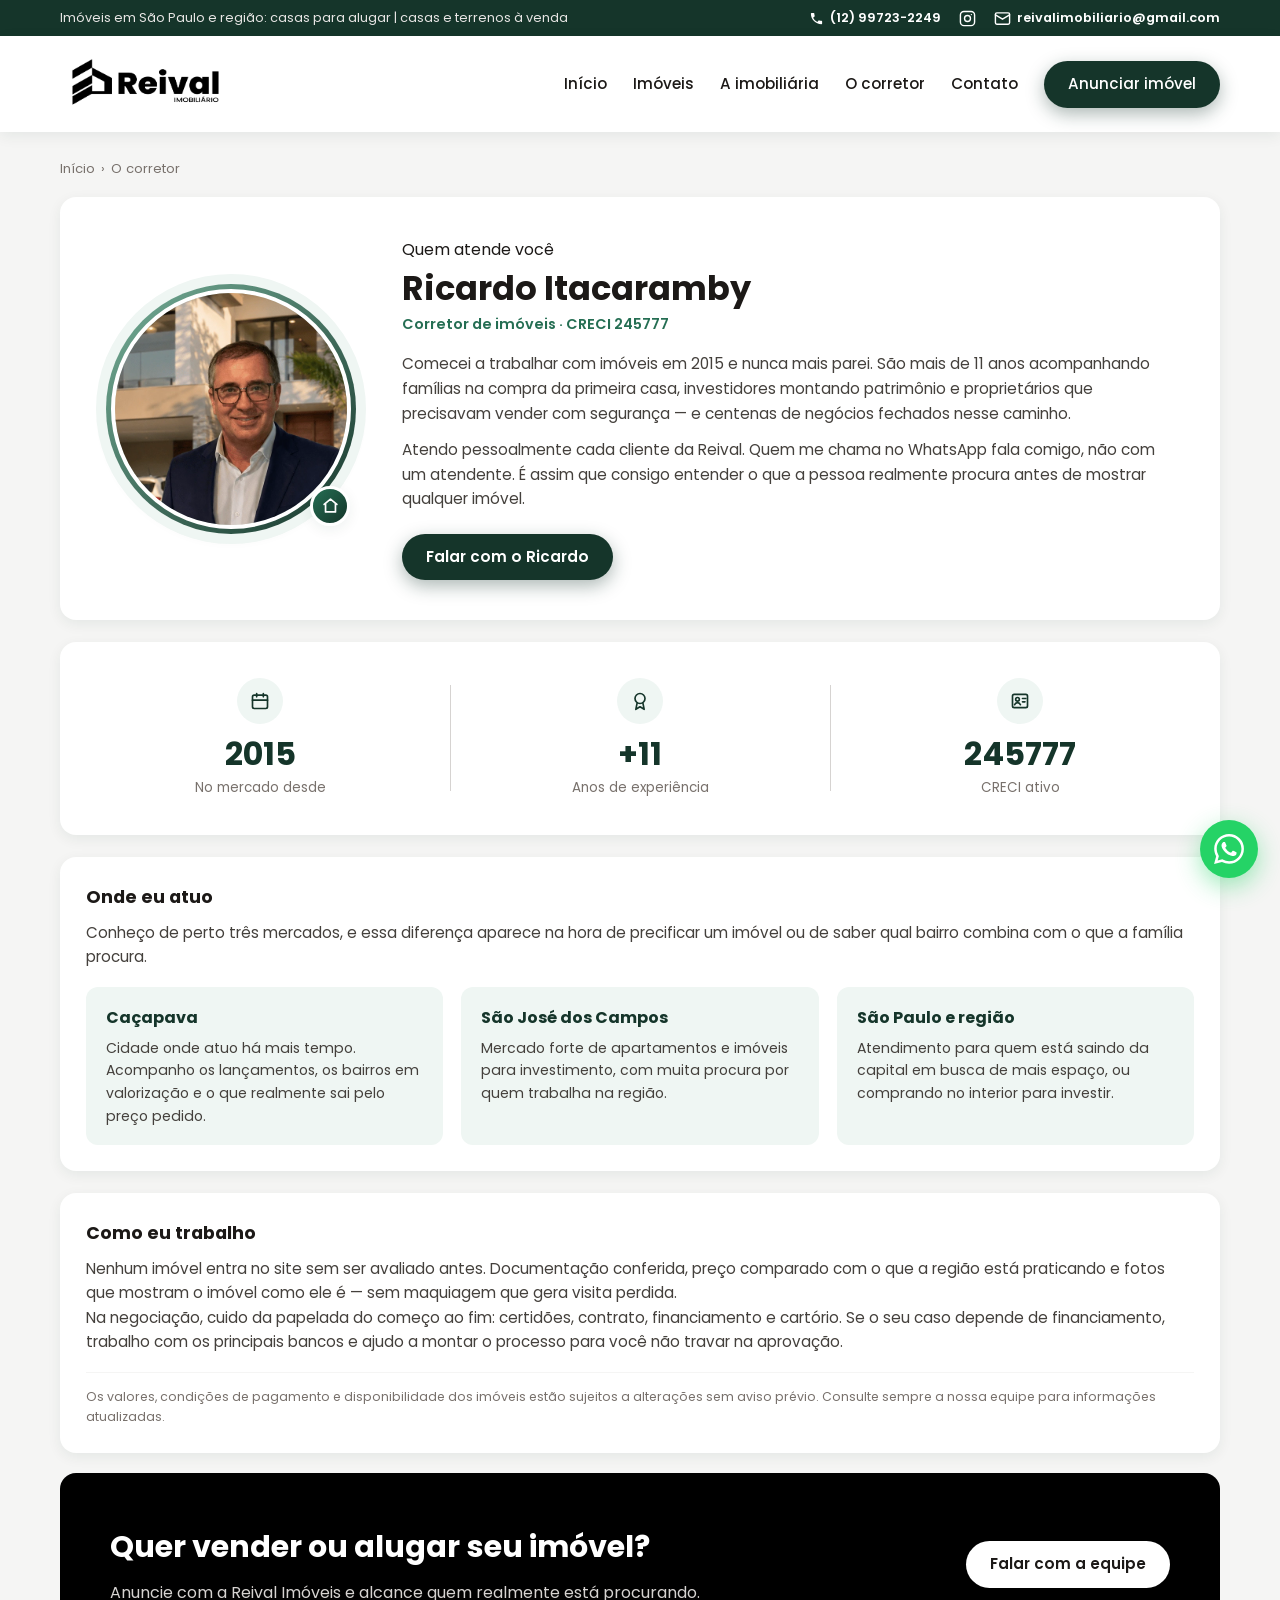
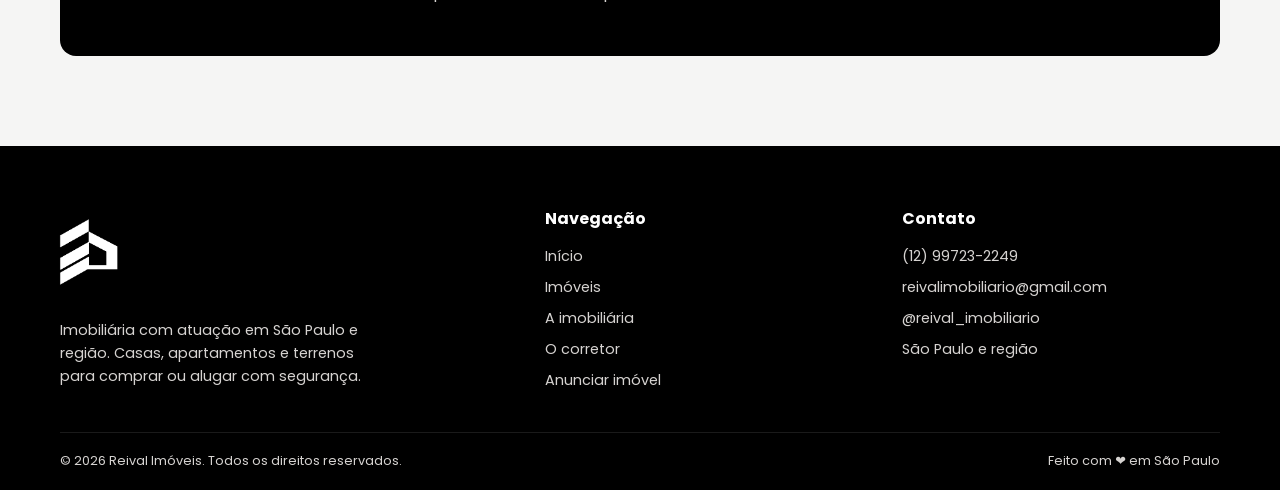
<file: corretor.html>
<!DOCTYPE html>
<html lang="pt-BR">
<head>
  <meta charset="UTF-8">
  <meta name="viewport" content="width=device-width, initial-scale=1.0">
  <title>Sobre Ricardo Itacaramby, corretor CRECI 245777 | Reival Imóveis</title>
  <meta name="description" content="Conheça Ricardo Itacaramby, corretor de imóveis desde 2015 e fundador da Reival Imóveis. CRECI 245777. Atuação em Caçapava, São José dos Campos e São Paulo.">
  <meta name="theme-color" content="#15352a">
  <link rel="canonical" href="https://www.reival.site/corretor">
  <meta property="og:type" content="profile">
  <meta property="og:site_name" content="Reival Imóveis">
  <meta property="og:locale" content="pt_BR">
  <meta property="og:title" content="Sobre Ricardo Itacaramby, corretor CRECI 245777 | Reival Imóveis">
  <meta property="og:description" content="Corretor de imóveis desde 2015, com mais de 11 anos de experiência e centenas de negócios realizados em São Paulo e região.">
  <meta property="og:url" content="https://www.reival.site/corretor">
  <meta property="og:image" content="https://www.reival.site/assets/dono.webp">
  <meta name="twitter:card" content="summary_large_image">
  <link rel="preconnect" href="https://fonts.googleapis.com">
  <link rel="preconnect" href="https://fonts.gstatic.com" crossorigin>
  <link href="https://fonts.googleapis.com/css2?family=Poppins:wght@400;500;600;700&display=swap" rel="stylesheet">
  <link rel="stylesheet" href="assets/css/style.css">
  <link rel="icon" type="image/png" href="assets/favicon.png">
  <link rel="apple-touch-icon" href="assets/favicon.png">
  <script type="application/ld+json">
  {
    "@context": "https://schema.org",
    "@type": "RealEstateAgent",
    "name": "Ricardo Itacaramby — Reival Imóveis",
    "url": "https://www.reival.site/corretor",
    "image": "https://www.reival.site/assets/dono.webp",
    "telephone": "+55 12 99723-2249",
    "areaServed": ["Caçapava", "São José dos Campos", "São Paulo"],
    "knowsAbout": ["Compra e venda de imóveis", "Locação", "Financiamento imobiliário"]
  }
  </script>
</head>
<body class="fundo-claro">

  <!-- Topbar -->
  <div class="topbar">
    <div class="container">
      <span>Imóveis em São Paulo e região: casas para alugar | casas e terrenos à venda</span>
      <div class="topbar-contatos">
        <a id="topbar-telefone" href="#"><svg width="15" height="15" viewBox="0 0 24 24" fill="currentColor" aria-hidden="true"><path d="M6.6 10.8c1.4 2.8 3.8 5.2 6.6 6.6l2.2-2.2c.3-.3.7-.4 1-.2 1.1.4 2.4.6 3.6.6.6 0 1 .5 1 1V20c0 .6-.4 1-1 1C10.6 21 3 13.4 3 4c0-.6.5-1 1-1h3.5c.6 0 1 .4 1 1 0 1.3.2 2.5.6 3.6.1.4 0 .7-.2 1l-2.3 2.2z"/></svg>WhatsApp</a>
        <a id="topbar-instagram" href="#" target="_blank" rel="noopener" aria-label="Instagram da Reival">
          <svg width="17" height="17" viewBox="0 0 24 24" fill="none" stroke="currentColor" stroke-width="2" stroke-linecap="round" stroke-linejoin="round"><rect x="2" y="2" width="20" height="20" rx="5"/><circle cx="12" cy="12" r="4.2"/><line x1="17.5" y1="6.5" x2="17.5" y2="6.5"/></svg>
        </a>
        <a id="topbar-email" href="#"><svg width="17" height="17" viewBox="0 0 24 24" fill="none" stroke="currentColor" stroke-width="2" stroke-linecap="round" stroke-linejoin="round" aria-hidden="true"><rect x="2" y="4" width="20" height="16" rx="2"/><path d="m2 7 10 6 10-6"/></svg>e-mail</a>
      </div>
    </div>
  </div>

  <!-- Header -->
  <header class="header">
    <div class="container">
      <a class="logo" href="index.html">
        <img src="assets/logo.png" alt="Reival Imobiliário" class="logo-img">
      </a>
      <button class="menu-toggle" id="menu-toggle" aria-label="Abrir menu">&#9776;</button>
      <nav class="nav" id="nav">
        <a href="index.html">Início</a>
        <a href="imoveis">Imóveis</a>
        <a href="index.html#sobre">A imobiliária</a>
        <a href="corretor">O corretor</a>
        <a href="index.html#contato">Contato</a>
        <a class="btn" id="nav-anunciar" href="#" target="_blank" rel="noopener">Anunciar imóvel</a>
      </nav>
    </div>
  </header>

  <main class="pagina-imovel">
    <div class="container">
      <nav class="breadcrumb">
        <a href="index.html">Início</a> › <span>O corretor</span>
      </nav>

      <!-- Apresentação -->
      <section class="sobre-topo">
        <div class="foto-dono">
          <span class="foto-dono-circulo">
            <img src="assets/dono.webp" alt="Ricardo Itacaramby, corretor de imóveis e fundador da Reival Imóveis">
          </span>
          <span class="foto-dono-badge">
            <svg width="17" height="17" viewBox="0 0 24 24" fill="none" stroke="currentColor" stroke-width="2.4" stroke-linecap="round" stroke-linejoin="round"><path d="M3 10.5 12 3l9 7.5"/><path d="M5 9.5V21h14V9.5"/></svg>
          </span>
        </div>
        <div class="sobre-texto">
          <span class="rotulo">Quem atende você</span>
          <h1>Ricardo Itacaramby</h1>
          <p class="sobre-creci">Corretor de imóveis &middot; CRECI 245777</p>
          <p>Comecei a trabalhar com imóveis em 2015 e nunca mais parei. São mais de 11 anos acompanhando famílias na compra da primeira casa, investidores montando patrimônio e proprietários que precisavam vender com segurança — e centenas de negócios fechados nesse caminho.</p>
          <p>Atendo pessoalmente cada cliente da Reival. Quem me chama no WhatsApp fala comigo, não com um atendente. É assim que consigo entender o que a pessoa realmente procura antes de mostrar qualquer imóvel.</p>
          <a class="btn" id="cta-ricardo" href="#" target="_blank" rel="noopener">Falar com o Ricardo</a>
        </div>
      </section>

      <!-- Números -->
      <section class="sobre-numeros">
        <div class="sobre-numero">
          <span class="sobre-numero-icone">
            <svg width="20" height="20" viewBox="0 0 24 24" fill="none" stroke="currentColor" stroke-width="2" stroke-linecap="round" stroke-linejoin="round"><rect x="3" y="5" width="18" height="16" rx="2"/><path d="M16 3v4M8 3v4M3 11h18"/></svg>
          </span>
          <strong>2015</strong>
          <span class="sobre-numero-rot">No mercado desde</span>
        </div>
        <div class="sobre-numero">
          <span class="sobre-numero-icone">
            <svg width="20" height="20" viewBox="0 0 24 24" fill="none" stroke="currentColor" stroke-width="2" stroke-linecap="round" stroke-linejoin="round"><circle cx="12" cy="9" r="6"/><path d="M8.5 14.5 7 22l5-3 5 3-1.5-7.5"/></svg>
          </span>
          <strong>+11</strong>
          <span class="sobre-numero-rot">Anos de experiência</span>
        </div>
        <div class="sobre-numero">
          <span class="sobre-numero-icone">
            <svg width="20" height="20" viewBox="0 0 24 24" fill="none" stroke="currentColor" stroke-width="2" stroke-linecap="round" stroke-linejoin="round"><rect x="3" y="4" width="18" height="16" rx="2"/><circle cx="9" cy="10" r="2.2"/><path d="M5.5 16.5c.6-1.8 2-2.6 3.5-2.6s2.9.8 3.5 2.6M15 9h4M15 13h3"/></svg>
          </span>
          <strong>245777</strong>
          <span class="sobre-numero-rot">CRECI ativo</span>
        </div>
      </section>

      <!-- Regiões -->
      <section class="bloco-descricao">
        <h2>Onde eu atuo</h2>
        <p>Conheço de perto três mercados, e essa diferença aparece na hora de precificar um imóvel ou de saber qual bairro combina com o que a família procura.</p>
        <div class="sobre-regioes">
          <div class="sobre-regiao">
            <h3>Caçapava</h3>
            <p>Cidade onde atuo há mais tempo. Acompanho os lançamentos, os bairros em valorização e o que realmente sai pelo preço pedido.</p>
          </div>
          <div class="sobre-regiao">
            <h3>São José dos Campos</h3>
            <p>Mercado forte de apartamentos e imóveis para investimento, com muita procura por quem trabalha na região.</p>
          </div>
          <div class="sobre-regiao">
            <h3>São Paulo e região</h3>
            <p>Atendimento para quem está saindo da capital em busca de mais espaço, ou comprando no interior para investir.</p>
          </div>
        </div>
      </section>

      <!-- Como trabalho -->
      <section class="bloco-descricao">
        <h2>Como eu trabalho</h2>
        <p>Nenhum imóvel entra no site sem ser avaliado antes. Documentação conferida, preço comparado com o que a região está praticando e fotos que mostram o imóvel como ele é — sem maquiagem que gera visita perdida.</p>
        <p>Na negociação, cuido da papelada do começo ao fim: certidões, contrato, financiamento e cartório. Se o seu caso depende de financiamento, trabalho com os principais bancos e ajudo a montar o processo para você não travar na aprovação.</p>
        <p class="aviso-legal">Os valores, condições de pagamento e disponibilidade dos imóveis estão sujeitos a alterações sem aviso prévio. Consulte sempre a nossa equipe para informações atualizadas.</p>
      </section>

      <!-- CTA -->
      <section class="secao" style="padding:20px 0 0;">
        <div class="cta-anuncie">
          <div>
            <h2>Quer vender ou alugar seu imóvel?</h2>
            <p>Anuncie com a Reival Imóveis e alcance quem realmente está procurando.</p>
          </div>
          <a class="btn" href="index.html#anunciar">Falar com a equipe</a>
        </div>
      </section>
    </div>
  </main>

  <!-- Rodapé -->
  <footer class="rodape" id="contato" style="margin-top:30px;">
    <div class="container">
      <div class="rodape-grid">
        <div>
          <a class="logo-rodape" href="index.html">
            <img src="assets/simbolo.png" alt="Reival Imobiliário">
          </a>
          <p class="sobre-rodape">Imobiliária com atuação em São Paulo e região. Casas, apartamentos e terrenos para comprar ou alugar com segurança.</p>
        </div>
        <div>
          <h4>Navegação</h4>
          <ul>
            <li><a href="index.html">Início</a></li>
            <li><a href="imoveis">Imóveis</a></li>
            <li><a href="index.html#sobre">A imobiliária</a></li>
            <li><a href="corretor">O corretor</a></li>
            <li><a href="index.html#anunciar">Anunciar imóvel</a></li>
          </ul>
        </div>
        <div>
          <h4>Contato</h4>
          <ul>
            <li id="rodape-telefone">—</li>
            <li id="rodape-email">—</li>
            <li id="rodape-instagram">—</li>
            <li id="rodape-cidade">São Paulo e região</li>
          </ul>
        </div>
      </div>
      <div class="rodape-base">
        <span>© <span id="ano"></span> Reival Imóveis. Todos os direitos reservados.</span>
        <span>Feito com &#10084;&#65039; em São Paulo</span>
      </div>
    </div>
  </footer>

  <!-- WhatsApp flutuante -->
  <a class="zap-flutuante" id="zap-flutuante" href="#" target="_blank" rel="noopener" aria-label="Falar no WhatsApp">
    <svg width="30" height="30" viewBox="0 0 24 24" fill="currentColor"><path d="M17.472 14.382c-.297-.149-1.758-.867-2.03-.967-.273-.099-.471-.148-.67.15-.197.297-.767.966-.94 1.164-.173.199-.347.223-.644.075-.297-.15-1.255-.463-2.39-1.475-.883-.788-1.48-1.761-1.653-2.059-.173-.297-.018-.458.13-.606.134-.133.297-.347.446-.52.149-.174.198-.298.297-.497.1-.198.05-.371-.025-.52-.074-.149-.669-1.612-.916-2.207-.242-.579-.487-.5-.669-.51-.173-.008-.371-.01-.57-.01-.198 0-.52.074-.792.372-.272.297-1.04 1.016-1.04 2.479 0 1.462 1.065 2.875 1.213 3.074.149.198 2.096 3.2 5.077 4.487.709.306 1.262.489 1.694.625.712.227 1.36.195 1.871.118.571-.085 1.758-.719 2.006-1.413.248-.694.248-1.289.173-1.413-.074-.124-.272-.198-.57-.347m-5.421 7.403h-.004a9.87 9.87 0 0 1-5.031-1.378l-.361-.214-3.741.982.998-3.648-.235-.374a9.86 9.86 0 0 1-1.511-5.26c.001-5.45 4.436-9.884 9.888-9.884 2.64 0 5.122 1.03 6.988 2.898a9.825 9.825 0 0 1 2.893 6.994c-.003 5.45-4.437 9.884-9.884 9.884m8.413-18.297A11.815 11.815 0 0 0 12.05 0C5.495 0 .16 5.335.157 11.892c0 2.096.547 4.142 1.588 5.945L.057 24l6.305-1.654a11.882 11.882 0 0 0 5.683 1.448h.005c6.554 0 11.89-5.335 11.893-11.893a11.821 11.821 0 0 0-3.48-8.413z"/></svg>
  </a>

  <script src="assets/js/config.js"></script>
  <script src="assets/js/corretor.js"></script>
</body>
</html>
</file>
<file: assets/css/style.css>
/* ============================================================
   CaçapavaImóveis — Folha de estilos principal
   Identidade visual centralizada nas variáveis abaixo:
   troque as cores aqui quando a marca for definida.
   ============================================================ */
:root {
  --verde-600: #15352a; /* base: botões, ícones, títulos de apoio */
  --verde-500: #256e53; /* médio: hover, gradientes, faixa de destaque */
  --verde-400: #76af98; /* claro: texto e detalhe sobre fundo escuro */
  --verde-100: #d8e8e2; /* tinta clara: fundos de placeholder */
  --verde-50: #eff6f3;  /* quase branco: selos e anéis */
  --escuro-900: #1c1917;
  --escuro-700: #44403c;
  --cinza-500: #78716c;
  --cinza-300: #d6d3d1;
  --cinza-100: #f5f5f4;
  --branco: #ffffff;
  --verde: #16a34a;
  --sombra: 0 10px 30px rgba(20, 53, 42, 0.10);
  --sombra-suave: 0 4px 14px rgba(20, 53, 42, 0.07);
  --raio: 16px;
  --fonte: 'Poppins', system-ui, -apple-system, 'Segoe UI', sans-serif;
}

* { margin: 0; padding: 0; box-sizing: border-box; }
html { scroll-behavior: smooth; }
body {
  font-family: var(--fonte);
  color: var(--escuro-900);
  background: var(--branco);
  line-height: 1.6;
  -webkit-font-smoothing: antialiased;
  /* Rede de segurança: se algum elemento estourar a largura, o celular
     encolhe a página inteira e o texto fica ilegível. "clip" corta sem
     criar área de rolagem, então o cabeçalho grudento continua funcionando. */
  overflow-x: clip;
}
img { max-width: 100%; display: block; }
a { color: inherit; text-decoration: none; }
button { font-family: inherit; cursor: pointer; }
input, select, textarea { font-family: inherit; font-size: 1rem; }

.container { max-width: 1200px; margin: 0 auto; padding: 0 20px; }

/* ---------- Topbar ---------- */
.topbar {
  background: var(--verde-600);
  color: #e7e5e4;
  font-size: 0.8rem;
  padding: 8px 0;
}
.topbar .container { display: flex; justify-content: space-between; align-items: center; gap: 12px; flex-wrap: wrap; }
.topbar-contatos { display: flex; align-items: center; gap: 18px; }
.topbar a { color: #fff; font-weight: 600; display: inline-flex; align-items: center; gap: 6px; transition: color .2s; }
.topbar a:hover { color: var(--verde-400); }
.topbar-contatos svg { display: block; flex-shrink: 0; }

/* ---------- Header / Nav ---------- */
.header {
  position: sticky;
  top: 0;
  z-index: 50;
  background: var(--branco);
  box-shadow: var(--sombra-suave);
}
.header .container {
  display: flex;
  align-items: center;
  justify-content: space-between;
  padding-top: 14px;
  padding-bottom: 14px;
  gap: 16px;
}
.logo { display: flex; align-items: center; gap: 10px; font-weight: 700; font-size: 1.3rem; }
.logo-img { height: 68px; width: auto; display: block; }
.logo .logo-icone {
  width: 42px; height: 42px;
  background: linear-gradient(135deg, var(--verde-500), var(--verde-600));
  border-radius: 12px;
  display: grid; place-items: center;
  color: #fff;
}
.logo .logo-texto span { color: var(--verde-600); }
.nav { display: flex; align-items: center; gap: 26px; }
.nav a { font-weight: 500; font-size: 0.95rem; transition: color .2s; }
.nav a:hover { color: var(--verde-600); }
.btn {
  display: inline-flex; align-items: center; justify-content: center; gap: 8px;
  background: var(--verde-600);
  color: #fff !important;
  font-weight: 600;
  border: none;
  border-radius: 999px;
  padding: 11px 24px;
  font-size: 0.95rem;
  transition: transform .15s, box-shadow .15s, background .2s;
  box-shadow: 0 6px 18px rgba(20, 53, 42, .35);
}
.btn:hover { background: var(--verde-500); transform: translateY(-2px); }
.btn-claro { background: #fff; color: var(--verde-600) !important; box-shadow: var(--sombra-suave); }
.btn-claro:hover { background: var(--verde-50); }
.btn-fantasma { background: transparent; color: var(--escuro-700) !important; box-shadow: none; border: 1.5px solid var(--cinza-300); }
.btn-fantasma:hover { background: var(--cinza-100); }
.menu-toggle { display: none; background: none; border: none; font-size: 1.6rem; color: var(--escuro-900); }

/* ---------- Hero ---------- */
.hero {
  position: relative;
  background:
    linear-gradient(100deg, rgba(20, 53, 42, .72) 0%, rgba(20, 53, 42, .46) 48%, rgba(20, 53, 42, .16) 100%),
    url('../banner.webp') center / cover no-repeat;
  color: #fff;
  min-height: 460px;
  display: flex;
  align-items: center;
  padding: 70px 0 120px;
  overflow: hidden;
}
.hero .container { width: 100%; position: relative; z-index: 1; }
.hero-conteudo { max-width: 640px; }
.hero .selo {
  display: inline-flex; align-items: center; gap: 8px;
  background: rgba(118, 175, 152, .15);
  border: 1px solid rgba(118, 175, 152, .5);
  color: var(--verde-400);
  font-size: .8rem; font-weight: 600;
  border-radius: 999px;
  padding: 6px 16px;
  margin-bottom: 20px;
}
.hero h1 { font-size: clamp(2rem, 4.5vw, 3rem); line-height: 1.15; font-weight: 700; }
.hero h1 span { color: var(--verde-400); }
.hero p.sub { margin-top: 14px; color: #e7e5e4; font-size: 1.1rem; max-width: 460px; }
/* Sustenta a leitura agora que a sobreposição deixa a foto aparecer mais. */
.hero h1, .hero p.sub { text-shadow: 0 2px 14px rgba(0, 0, 0, .5); }
.hero-acoes { display: flex; gap: 14px; margin-top: 32px; flex-wrap: wrap; }

/* ---------- Caixa de busca ---------- */
.busca {
  margin-top: -70px;
  position: relative;
  z-index: 5;
}
.busca-card {
  background: var(--branco);
  border-radius: var(--raio);
  box-shadow: var(--sombra);
  padding: 22px;
  display: grid;
  grid-template-columns: 1fr 1fr 1fr 1.3fr auto;
  gap: 14px;
  align-items: end;
}
.campo label { display: block; font-size: .78rem; font-weight: 600; color: var(--cinza-500); text-transform: uppercase; letter-spacing: .04em; margin-bottom: 6px; }
.campo select, .campo input {
  width: 100%;
  border: 1.5px solid var(--cinza-300);
  border-radius: 10px;
  padding: 12px 14px;
  background: var(--branco);
  color: var(--escuro-900);
  outline: none;
  transition: border-color .2s;
}
.campo select:focus, .campo input:focus { border-color: var(--verde-500); }
.busca-card .btn { padding: 13px 30px; border-radius: 10px; }

/* ---------- Carrossel de banners ---------- */
.secao-banners { padding: 46px 0 0; }
.carrossel-banners {
  position: relative;
  aspect-ratio: 1500 / 650;
  border-radius: var(--raio);
  overflow: hidden;
  /* Sombra projetada só para baixo: descola o banner do que vem depois
     sem virar um contorno em volta. */
  box-shadow: 0 18px 30px -16px rgba(21, 53, 42, .45);
  background: var(--cinza-100);
  touch-action: pan-y;
  user-select: none;
  cursor: grab;
}
.carrossel-banners:active { cursor: grabbing; }
/* O slide vira <a> quando tem link; sem isto o navegador arrasta o link. */
.banner-slide, .banner-slide img { -webkit-user-drag: none; user-select: none; }
.banner-slide {
  position: absolute; inset: 0;
  opacity: 0;
  transition: opacity .5s ease;
  pointer-events: none;
}
.banner-slide.ativo { opacity: 1; pointer-events: auto; }
.banner-slide img { width: 100%; height: 100%; object-fit: cover; display: block; }
.carrossel-banners .galeria-nav { z-index: 3; }
/* Setas do banner: só no desktop. No toque o deslize já resolve e elas
   roubariam espaço da imagem. */
.banner-seta { opacity: 0; transition: opacity .2s; }
.carrossel-banners:hover .banner-seta { opacity: 1; }
.banner-seta:focus-visible { opacity: 1; outline: 2px solid var(--verde-500); outline-offset: 2px; }
.banners-pontos { display: flex; gap: 8px; justify-content: center; margin-top: 14px; }
.banner-ponto {
  width: 9px; height: 9px;
  border-radius: 50%;
  background: var(--cinza-300);
  border: none; padding: 0; cursor: pointer;
  transition: background .2s;
}
.banner-ponto.ativo { background: var(--verde-600); }

/* ---------- Seções ---------- */
/* Ritmo vertical único de todas as seções. Mexa só aqui: as seções não
   têm valores próprios, foi o que fazia umas parecerem tortas. */
.secao { padding: 70px 0; }
.secao-cabecalho { text-align: center; max-width: 620px; margin: 0 auto 56px; }
.secao-cabecalho .rotulo { color: var(--verde-600); font-weight: 600; font-size: .85rem; text-transform: uppercase; letter-spacing: .08em; }
.secao-cabecalho h2 { font-size: clamp(1.6rem, 3.5vw, 2.2rem); font-weight: 700; margin-top: 6px; }
.secao-cabecalho p { color: var(--cinza-500); margin-top: 10px; }
/* O reset global tira o sublinhado dos links, então o link dentro de um
   parágrafo precisa se anunciar. */
.secao-cabecalho p a {
  color: var(--verde-500);
  font-weight: 600;
  text-decoration: underline;
  text-underline-offset: 3px;
}
.secao-cabecalho p a:hover { color: var(--verde-600); }
.btn-limpar { margin-top: 14px; padding: 8px 20px; font-size: .85rem; }
.btn-ver-todos { margin-top: 16px; }
.secao-alt { background: var(--cinza-100); }

/* Terrenos: fundo verde-claro para não se confundir com o cinza da seção
   de cima, e para emendar na faixa verde-escura que vem logo depois. */
/* Só o fundo é próprio: o espaçamento vem do padrão de .secao. */
#terrenos { background: var(--verde-50); }
.icone-secao {
  width: 52px; height: 52px;
  border-radius: 50%;
  background: var(--branco);
  color: var(--verde-600);
  display: grid; place-items: center;
  margin: 0 auto 16px;
  box-shadow: var(--sombra-suave);
}

/* ---------- Cards de imóveis ---------- */
.grade-imoveis {
  display: grid;
  grid-template-columns: repeat(auto-fill, minmax(min(300px, 100%), 1fr));
  gap: 26px;
}

/* Carrossel horizontal de imóveis (destaques) */
.carrossel-imoveis {
  display: grid;
  grid-auto-flow: column;
  grid-auto-columns: calc((100% - 52px) / 3);
  gap: 26px;
  overflow-x: auto;
  scroll-snap-type: x proximity;
  scroll-behavior: smooth;
  padding: 4px 4px 16px;
  scrollbar-width: none;
  -webkit-overflow-scrolling: touch;
  cursor: grab;
}
.carrossel-imoveis.arrastando { scroll-snap-type: none; scroll-behavior: auto; }
.carrossel-imoveis::-webkit-scrollbar { display: none; }
.carrossel-imoveis:active { cursor: grabbing; }
.carrossel-imoveis .card-imovel { scroll-snap-align: start; }
.carrossel-imoveis .vazio { width: 100%; white-space: nowrap; }
.card-imovel {
  background: var(--branco);
  border-radius: var(--raio);
  overflow: hidden;
  box-shadow: var(--sombra-suave);
  transition: transform .2s, box-shadow .2s;
  cursor: pointer;
  display: flex;
  flex-direction: column;
}
.card-imovel:hover { transform: translateY(-6px); box-shadow: var(--sombra); }
.card-foto {
  position: relative;
  aspect-ratio: 4 / 3;
  background: linear-gradient(135deg, var(--verde-100), var(--cinza-100));
  overflow: hidden;
}
.card-foto img {
  position: absolute; inset: 0;
  width: 100%; height: 100%;
  object-fit: cover;
  transition: transform .3s;
}
.card-imovel:hover .card-foto img { transform: scale(1.05); }
.card-foto .sem-foto {
  position: absolute; inset: 0;
  display: grid; place-items: center;
  color: var(--verde-500);
}
.card-badges { position: absolute; top: 12px; left: 12px; display: flex; gap: 8px; z-index: 2; }
.badge {
  font-size: .72rem; font-weight: 700;
  padding: 5px 12px;
  border-radius: 999px;
  color: #fff;
  background: var(--verde-600);
  text-transform: uppercase;
  letter-spacing: .04em;
}
.badge.aluguel { background: var(--escuro-700); }
.badge.financia { background: var(--verde-400); color: var(--verde-600); }
.card-corpo { padding: 20px; display: flex; flex-direction: column; flex: 1; }
.card-corpo .tipo-bairro { font-size: .8rem; color: var(--cinza-500); font-weight: 500; }
.card-corpo h3 { font-size: 1.05rem; font-weight: 600; margin: 4px 0 2px; line-height: 1.35; }
.card-corpo .codigo { font-size: .78rem; color: var(--cinza-500); }
.card-atributos {
  display: flex; gap: 16px; flex-wrap: wrap;
  margin: 14px 0;
  padding: 12px 0;
  border-top: 1px solid var(--cinza-100);
  border-bottom: 1px solid var(--cinza-100);
  font-size: .84rem; color: var(--escuro-700);
}
.card-atributos span { display: inline-flex; align-items: center; gap: 6px; }
.card-atributos svg { color: var(--verde-600); flex-shrink: 0; }
.card-preco { margin-top: auto; display: flex; align-items: baseline; justify-content: space-between; gap: 8px; }
.card-preco .valor { font-size: 1.3rem; font-weight: 700; color: var(--verde); }
.card-preco .rotulo-preco { font-size: .75rem; color: var(--cinza-500); }
.vazio { text-align: center; color: var(--cinza-500); padding: 40px 0; grid-column: 1 / -1; }

/* ---------- Destaques: tratamento de curadoria ----------
   Escopo restrito a #destaques — os demais cards do site seguem iguais. */
#destaques .secao-cabecalho h2::after {
  content: '';
  display: block;
  width: 46px; height: 3px;
  margin: 16px auto 0;
  border-radius: 999px;
  background: linear-gradient(90deg, var(--verde-600), var(--verde-400));
}
#grade-destaques .card-imovel {
  box-shadow: 0 12px 32px rgba(20, 53, 42, .12);
}
#grade-destaques .card-imovel:hover {
  box-shadow: 0 20px 44px rgba(20, 53, 42, .19);
}
/* Faixa verde no topo do card: título, estrela de favorito e os selos.
   Montada no main.js (opcoes.faixa) só para os destaques. */
.card-faixa {
  display: flex;
  align-items: center;
  justify-content: space-between;
  gap: 12px;
  padding: 11px 14px;
  /* Mesmo verde chapado da barra de contatos do topo. */
  background: var(--verde-600);
}
/* Estrela solta, sem o círculo em volta. */
.faixa-estrela {
  display: grid; place-items: center;
  flex-shrink: 0;
  color: #fbbf24;
}
.faixa-estrela svg { width: 23px; height: 23px; display: block; }
.faixa-selos { display: flex; gap: 8px; flex-wrap: wrap; }
/* Selos dentro da faixa: sobre o verde escuro, invertem para o verde claro. */
/* Principal: branco cheio com texto preto. É o maior contraste possível
   sobre o verde, então é ele que o olho pega primeiro. */
.selo-faixa {
  font-size: .79rem; font-weight: 700;
  padding: 7px 16px;
  border-radius: 999px;
  text-transform: uppercase;
  letter-spacing: .04em;
  background: #fff;
  color: var(--escuro-900);
}
/* Secundário: contornado em verde claro. Vazado contra cheio é o que
   cria a hierarquia — dois selos cheios brigariam entre si. */
.selo-faixa.financia {
  background: transparent;
  color: var(--verde-400);
  box-shadow: inset 0 0 0 1.5px var(--verde-400);
}
.selo-faixa.aluguel { background: var(--verde-400); color: var(--verde-600); }
/* Leve escurecimento na base da foto: dá profundidade e uniformiza
   fotos de qualidades diferentes sem parecer filtro. */
#grade-destaques .card-foto::before {
  content: '';
  position: absolute; inset: 0;
  background: linear-gradient(to top, rgba(20, 53, 42, .30), transparent 45%);
  z-index: 1;
  pointer-events: none;
}
#grade-destaques .card-preco .valor { font-size: 1.42rem; }

/* ---------- Números / stats ---------- */
.faixa-stats {
  background: linear-gradient(120deg, var(--verde-600), var(--verde-500));
  color: #fff;
  padding: 46px 0;
}
.faixa-stats .container { display: grid; grid-template-columns: repeat(auto-fit, minmax(min(180px, 100%), 1fr)); gap: 24px; text-align: center; }
.stat .numero { font-size: 2rem; font-weight: 700; }
.stat .desc { font-size: .9rem; opacity: .9; }


/* ---------- Bloco da marca na home ---------- */
.sobre-marca {
  display: grid;
  grid-template-columns: auto 1fr;
  gap: 48px;
  align-items: center;
  max-width: 1000px;
  margin: 0 auto 56px; /* mesmo respiro dos demais cabeçalhos */
}
.sobre-marca-texto .rotulo {
  color: var(--verde-600); font-weight: 600; font-size: .85rem;
  text-transform: uppercase; letter-spacing: .08em;
}
.sobre-marca-texto h2 {
  font-size: clamp(1.6rem, 3.5vw, 2.2rem); font-weight: 700;
  margin: 6px 0 14px; line-height: 1.2;
}
.sobre-marca-texto p { color: var(--cinza-500); }
.sobre-marca-texto p + p { margin-top: 12px; }
.link-marca {
  display: inline-flex; align-items: center; gap: 7px;
  margin-top: 18px;
  color: var(--verde-500); font-weight: 600; font-size: .95rem;
  transition: gap .2s, color .2s;
}
.link-marca:hover { color: var(--verde-600); gap: 12px; }

/* Selo da marca: mesmo desenho do retrato do corretor, mas com o símbolo
   em branco sobre o verde no lugar da foto. */
.selo-marca {
  --tamanho: 230px;
  width: var(--tamanho); height: var(--tamanho);
  border-radius: 50%;
  padding: 5px;
  background: linear-gradient(135deg, var(--verde-400), var(--verde-600));
  box-shadow: 0 0 0 10px var(--verde-50), var(--sombra-suave);
  flex-shrink: 0;
}
.selo-marca-circulo {
  display: grid; place-items: center;
  width: 100%; height: 100%;
  border-radius: 50%;
  border: 4px solid var(--branco);
  background: linear-gradient(135deg, var(--verde-500), var(--verde-600));
}
.selo-marca-circulo img {
  width: 46%; height: auto;
  filter: brightness(0) invert(1);
}

/* ---------- Diferenciais ---------- */
.diferenciais { display: grid; grid-template-columns: repeat(auto-fit, minmax(min(240px, 100%), 1fr)); gap: 24px; }
.diferencial {
  background: var(--branco);
  border-radius: var(--raio);
  padding: 28px;
  box-shadow: var(--sombra-suave);
}
.diferencial .icone {
  width: 52px; height: 52px;
  border-radius: 14px;
  background: var(--verde-50);
  color: var(--verde-600);
  display: grid; place-items: center;
  margin-bottom: 16px;
}
.diferencial h3 { font-size: 1.05rem; margin-bottom: 8px; }
.diferencial p { font-size: .9rem; color: var(--cinza-500); }

/* ---------- Cards de cidades ---------- */
.grade-cidades { display: grid; grid-template-columns: repeat(3, 1fr); gap: 18px; }
.card-cidade {
  position: relative;
  aspect-ratio: 4 / 3;
  border-radius: var(--raio);
  overflow: hidden;
  cursor: pointer;
  border: none;
  padding: 0;
  background: linear-gradient(135deg, var(--verde-500), var(--verde-600));
  display: block;
  width: 100%;
}
.card-cidade img {
  position: absolute; inset: 0;
  width: 100%; height: 100%;
  object-fit: cover;
  transition: transform .3s;
}
.card-cidade:hover img { transform: scale(1.06); }
.card-cidade::after {
  content: '';
  position: absolute; inset: 0;
  background: linear-gradient(180deg, rgba(20,53,42,.05) 30%, rgba(20,53,42,.72) 100%);
}
.card-cidade .cidade-info {
  position: absolute; inset: 0;
  z-index: 2;
  display: flex;
  flex-direction: column;
  align-items: center;
  justify-content: flex-end;
  padding: 18px;
  color: #fff;
  text-align: center;
}
.card-cidade .cidade-nome { font-size: 1.15rem; font-weight: 700; text-shadow: 0 2px 8px rgba(0,0,0,.5); color: #fff; }
.card-cidade .cidade-qtd { font-size: .8rem; opacity: .9; text-shadow: 0 1px 6px rgba(0,0,0,.5); }

/* ---------- CTA anuncie ---------- */
.cta-anuncie {
  background: #000;
  border-radius: var(--raio);
  color: #fff;
  padding: 50px;
  display: flex;
  align-items: center;
  justify-content: space-between;
  gap: 30px;
  flex-wrap: wrap;
  position: relative;
  overflow: hidden;
}
.cta-anuncie h2 { font-size: clamp(1.4rem, 3vw, 1.9rem); position: relative; }
.cta-anuncie p { color: #d6d3d1; margin-top: 8px; position: relative; }
/* Botão sobre fundo escuro (hero e CTA): branco com texto preto. O verde
   da marca é escuro demais para aparecer sobre o banner e sobre o preto. */
.hero-acoes .btn,
.cta-anuncie .btn {
  background: #fff;
  color: var(--escuro-900) !important;
  box-shadow: 0 6px 16px rgba(0, 0, 0, .45);
}
.hero-acoes .btn:hover,
.cta-anuncie .btn:hover { background: #f2f2f0; }

/* ---------- Rodapé ---------- */
.rodape { background: #000; color: #d6d3d1; padding: 60px 0 0; margin-top: 70px; }
.rodape-grid { display: grid; grid-template-columns: 1.4fr 1fr 1fr; gap: 40px; padding-bottom: 40px; }
.rodape h4 { color: #fff; font-size: 1rem; margin-bottom: 14px; }
.rodape ul { list-style: none; display: grid; gap: 8px; font-size: .9rem; }
.rodape a:hover { color: var(--verde-400); }
.rodape .sobre-rodape { font-size: .9rem; max-width: 320px; margin-top: 14px; }
/* Símbolo sem caixa: o PNG é verde e transparente, então assenta direto
   sobre o preto do rodapé. */
.logo-rodape { display: inline-block; }
.logo-rodape img {
  height: 92px; width: auto; display: block;
  /* Pinta o símbolo de branco preservando a transparência: brightness(0)
     leva tudo a preto e invert(1) devolve em branco. */
  filter: brightness(0) invert(1);
  /* O PNG tem margem transparente embutida, então o símbolo nasce recuado.
     Em transform a % é relativa ao próprio elemento, então o alinhamento
     com o texto abaixo se mantém em qualquer altura. */
  transform: translateX(-14.5%);
}
.rodape-base {
  border-top: 1px solid rgba(255,255,255,.1);
  padding: 18px 0;
  font-size: .8rem;
  display: flex;
  justify-content: space-between;
  gap: 10px;
  flex-wrap: wrap;
}

/* ---------- Botão WhatsApp flutuante ---------- */
.zap-flutuante {
  position: fixed;
  right: 22px; bottom: 22px;
  width: 58px; height: 58px;
  border-radius: 50%;
  background: #25d366;
  display: grid; place-items: center;
  color: #fff;
  box-shadow: 0 8px 24px rgba(37, 211, 102, .45);
  z-index: 60;
  transition: transform .2s;
}
.zap-flutuante:hover { transform: scale(1.1); }

/* ---------- Página do imóvel ---------- */
.fundo-claro { background: var(--cinza-100); }
.pagina-imovel { padding: 26px 0 60px; }
.breadcrumb {
  font-size: .82rem; color: var(--cinza-500);
  display: flex; flex-wrap: wrap; gap: 6px;
  margin-bottom: 18px;
}
.breadcrumb a:hover { color: var(--verde-600); }
.imovel-grid { display: grid; grid-template-columns: 1.6fr 1fr; gap: 28px; align-items: start; }
/* Item de grid tem min-width:auto e não encolhe abaixo do próprio conteúdo.
   Sem isso a faixa de miniaturas estica a página inteira no celular. */
.imovel-grid > * { min-width: 0; }
.galeria-pagina { min-width: 0; }

.galeria-pagina .principal {
  position: relative;
  aspect-ratio: 16 / 10;
  border-radius: var(--raio);
  overflow: hidden;
  background: linear-gradient(135deg, var(--verde-100), var(--cinza-100));
}
/* Fixada no container: com height:100% sobre um pai de altura automática
   (só aspect-ratio), o 100% vira auto e uma foto em pé estica a caixa. */
.galeria-pagina .principal img {
  position: absolute; inset: 0;
  width: 100%; height: 100%;
  object-fit: cover;
}
.galeria-pagina .sem-foto { position: absolute; inset: 0; display: grid; place-items: center; color: var(--verde-500); }
.galeria-nav {
  position: absolute; top: 50%; transform: translateY(-50%);
  width: 42px; height: 42px;
  border-radius: 50%;
  border: none;
  background: rgba(255,255,255,.9);
  color: var(--escuro-900);
  font-size: 1.1rem;
  display: grid; place-items: center;
  box-shadow: var(--sombra-suave);
}
.galeria-nav.ant { left: 14px; }
.galeria-nav.prox { right: 14px; }
.galeria-contador {
  position: absolute; bottom: 12px; right: 14px;
  background: rgba(20,53,42,.65);
  color: #fff;
  font-size: .78rem;
  padding: 4px 12px;
  border-radius: 999px;
}
.miniaturas {
  display: flex; gap: 10px; margin-top: 12px;
  overflow-x: auto; padding-bottom: 4px;
  max-width: 100%;
  scroll-snap-type: x proximity;
  scrollbar-width: thin;
  -webkit-overflow-scrolling: touch;
}
.miniatura { scroll-snap-align: start; }
.miniatura {
  width: 92px; aspect-ratio: 4 / 3;
  border-radius: 10px; overflow: hidden;
  border: 2.5px solid transparent;
  cursor: pointer; flex-shrink: 0;
  padding: 0; background: none;
  position: relative;
}
.miniatura img {
  position: absolute; inset: 0;
  width: 100%; height: 100%;
  object-fit: cover;
}
.miniatura.ativa { border-color: var(--verde-600); }

.painel-lateral { position: sticky; top: 96px; display: grid; gap: 18px; }
.cartao-info { background: var(--branco); border-radius: var(--raio); box-shadow: var(--sombra-suave); padding: 26px; }
.cartao-info .tipo-bairro { color: var(--cinza-500); font-size: .85rem; }
.cartao-info h1 { font-size: 1.35rem; line-height: 1.3; margin: 4px 0; }
.cartao-info .preco-grande { font-size: 1.9rem; font-weight: 700; color: var(--verde); margin: 12px 0 0; }
.cartao-info .rotulo-preco { font-size: .8rem; color: var(--cinza-500); }
.atributos-grade { display: grid; grid-template-columns: 1fr 1fr; gap: 10px; margin: 18px 0; }
.atributo-chip {
  background: var(--cinza-100);
  border-radius: 10px;
  padding: 10px 14px;
  font-size: .85rem;
  display: flex; align-items: center; gap: 8px;
}
.atributo-chip svg { color: var(--verde-600); flex-shrink: 0; }
.cartao-info .btn { width: 100%; margin-top: 6px; }
.cartao-info .obs-codigo { text-align: center; font-size: .78rem; color: var(--cinza-500); margin-top: 12px; }
.bloco-descricao { background: var(--branco); border-radius: var(--raio); box-shadow: var(--sombra-suave); padding: 26px; margin-top: 22px; }
.bloco-descricao h2 { font-size: 1.1rem; margin-bottom: 10px; }
.bloco-descricao p { color: var(--escuro-700); font-size: .95rem; white-space: pre-line; overflow-wrap: break-word; }
.cartao-info h1, .bloco-descricao h2 { overflow-wrap: break-word; }
.aviso-legal { font-size: .78rem !important; color: var(--cinza-500) !important; margin-top: 18px; padding-top: 14px; border-top: 1px solid var(--cinza-100); }
/* ---------- Catálogo completo ---------- */
.catalogo-topo { margin-bottom: 22px; }
.catalogo-topo h1 { font-size: clamp(1.7rem, 4vw, 2.3rem); line-height: 1.2; }
.catalogo-topo p { color: var(--cinza-500); margin-top: 6px; }

.catalogo-filtros {
  display: grid;
  grid-template-columns: repeat(auto-fit, minmax(min(210px, 100%), 1fr));
  gap: 14px;
  background: var(--branco);
  border-radius: var(--raio);
  box-shadow: var(--sombra-suave);
  padding: 20px;
  margin-bottom: 20px;
}

/* Atalhos que rolam até cada categoria: com muitos imóveis, é o que evita
   o visitante ter de percorrer a página inteira. */
.atalhos-tipo { display: flex; gap: 10px; flex-wrap: wrap; margin-bottom: 34px; }
.atalho-tipo {
  display: inline-flex; align-items: center; gap: 8px;
  background: var(--branco);
  border: 1.5px solid var(--cinza-300);
  border-radius: 999px;
  padding: 8px 16px;
  font-size: .88rem; font-weight: 600;
  transition: border-color .15s, color .15s;
}
.atalho-tipo:hover { border-color: var(--verde-500); color: var(--verde-600); }
.atalho-tipo span {
  background: var(--verde-50); color: var(--verde-600);
  border-radius: 999px; padding: 1px 9px;
  font-size: .78rem;
}

.grupo-tipo { margin-bottom: 46px; scroll-margin-top: 90px; }
.grupo-cabecalho {
  display: flex; align-items: baseline; gap: 12px;
  padding-bottom: 12px; margin-bottom: 22px;
  border-bottom: 2px solid var(--verde-100);
}
.grupo-cabecalho h2 { font-size: 1.3rem; font-weight: 700; }
.grupo-qtd { font-size: .85rem; color: var(--cinza-500); }

/* ---------- Página Sobre ---------- */
.sobre-topo {
  display: grid;
  grid-template-columns: auto 1fr;
  gap: 46px;
  align-items: center;
  background: var(--branco);
  border-radius: var(--raio);
  box-shadow: var(--sombra-suave);
  padding: 40px 40px 40px 46px;
  margin-bottom: 22px;
}
/* Retrato circular com anel verde e selo da casa. O tamanho vem da
   variável, então celular e desktop mudam em um lugar só. */
.foto-dono {
  --tamanho: 250px;
  width: var(--tamanho); height: var(--tamanho);
  margin: 0 auto;
  border-radius: 50%;
  padding: 5px;
  background: linear-gradient(135deg, var(--verde-400), var(--verde-600));
  position: relative;
  box-shadow: 0 0 0 10px var(--verde-50), var(--sombra-suave);
  flex-shrink: 0;
}
.foto-dono-circulo {
  display: block;
  width: 100%; height: 100%;
  border-radius: 50%;
  overflow: hidden;
  border: 4px solid var(--branco);
  position: relative;
  z-index: 1;
  background: var(--verde-100);
}
/* A foto original é aberta, de corpo. O zoom fecha no rosto. */
.foto-dono-circulo img {
  width: 100%; height: 100%;
  object-fit: cover;
  object-position: 54% 0;
  transform: scale(1.9);
  transform-origin: 54% 46%;
}
.foto-dono-badge {
  position: absolute; right: 6px; bottom: 8px;
  width: 40px; height: 40px;
  border-radius: 50%;
  background: linear-gradient(135deg, var(--verde-500), var(--verde-600));
  color: #fff;
  display: grid; place-items: center;
  border: 3px solid var(--branco);
  z-index: 2;
  box-shadow: var(--sombra-suave);
}
.sobre-texto h1 { font-size: clamp(1.6rem, 3.4vw, 2.1rem); line-height: 1.2; margin: 6px 0 4px; }
.sobre-texto .sobre-creci {
  color: var(--verde-500); font-weight: 600; font-size: .9rem; margin-bottom: 16px;
}
.sobre-texto p { color: var(--escuro-700); font-size: .96rem; }
.sobre-texto p + p { margin-top: 12px; }
.sobre-texto .btn { margin-top: 22px; }

/* Um cartão só, com filetes finos entre os itens em vez de caixas
   separadas — a grade de caixas pesava demais para três números. */
.sobre-numeros {
  display: grid;
  grid-template-columns: repeat(auto-fit, minmax(min(200px, 100%), 1fr));
  background: var(--branco);
  border-radius: var(--raio);
  box-shadow: var(--sombra-suave);
  padding: 30px 10px;
  margin-bottom: 22px;
}
.sobre-numero { text-align: center; padding: 6px 22px; position: relative; }
.sobre-numero + .sobre-numero::before {
  content: '';
  position: absolute; left: 0; top: 10%; bottom: 10%;
  width: 1px;
  background: var(--cinza-300);
}
.sobre-numero-icone {
  width: 46px; height: 46px;
  border-radius: 50%;
  background: var(--verde-50);
  color: var(--verde-600);
  display: grid; place-items: center;
  margin: 0 auto 14px;
}
.sobre-numero strong {
  display: block;
  font-size: 2rem; font-weight: 700;
  color: var(--verde-600);
  line-height: 1;
  font-variant-numeric: tabular-nums;
}
.sobre-numero-rot {
  display: block;
  font-size: .84rem; color: var(--cinza-500);
  margin-top: 7px;
}

.sobre-regioes {
  display: grid;
  grid-template-columns: repeat(auto-fit, minmax(min(220px, 100%), 1fr));
  gap: 18px;
  margin-top: 18px;
}
.sobre-regiao {
  background: var(--verde-50);
  border-radius: 12px;
  padding: 18px 20px;
}
.sobre-regiao h3 { font-size: 1rem; margin-bottom: 6px; color: var(--verde-600); }
.sobre-regiao p { font-size: .88rem; color: var(--escuro-700); }

.aviso-nao-encontrado { text-align: center; padding: 90px 20px; }
.aviso-nao-encontrado h1 { font-size: 1.5rem; margin-bottom: 10px; }
.aviso-nao-encontrado p { color: var(--cinza-500); margin-bottom: 24px; }

/* ---------- Responsivo ---------- */
@media (max-width: 900px) {
  .busca-card { grid-template-columns: 1fr 1fr; }
  .busca-card .btn { grid-column: 1 / -1; }
  .rodape-grid { grid-template-columns: 1fr 1fr; }
  .imovel-grid { grid-template-columns: 1fr; }
  .painel-lateral { position: static; }
  .banner-seta { display: none; }
  .sobre-topo { grid-template-columns: 1fr; gap: 30px; text-align: center; }
  .foto-dono { --tamanho: 220px; }
  .sobre-marca { grid-template-columns: 1fr; gap: 30px; text-align: center; }
  .selo-marca { --tamanho: 190px; margin: 0 auto; }
  .link-marca { justify-content: center; }
  .carrossel-imoveis { grid-auto-columns: calc((100% - 26px) / 2); }
}
@media (max-width: 640px) {
  .nav {
    display: none;
    position: absolute;
    top: 100%; left: 0; right: 0;
    background: var(--branco);
    flex-direction: column;
    padding: 20px;
    box-shadow: var(--sombra);
    gap: 16px;
  }
  .nav.aberto { display: flex; }
  .menu-toggle { display: block; }
  .logo-img { height: 52px; }

  /* Filtro compacto: 2 colunas e campos menores */
  .busca { margin-top: -54px; }
  .busca-card { grid-template-columns: 1fr 1fr; gap: 10px; padding: 16px; }
  .busca-card .btn { grid-column: 1 / -1; }
  .campo label { font-size: .66rem; margin-bottom: 4px; }
  .campo select, .campo input { padding: 10px 12px; font-size: .9rem; }

  /* Banners de ponta a ponta */
  .secao-banners { padding: 30px 0 0; }
  .secao-banners .container { padding: 0; }
  .carrossel-banners { border-radius: 0; aspect-ratio: 1500 / 650; box-shadow: 0 14px 24px -14px rgba(21, 53, 42, .45); }
  .banners-pontos { margin-top: 10px; }

  .logo-rodape img { height: 74px; }

  .carrossel-imoveis { grid-auto-columns: 82%; gap: 14px; }

  /* Cidades em 2 colunas */
  .grade-cidades { grid-template-columns: repeat(2, 1fr); gap: 10px; }
  .card-cidade .cidade-nome { font-size: .95rem; }
  .card-cidade .cidade-qtd { font-size: .72rem; }
  /* Só o WhatsApp e o Instagram sobram: centraliza sem quebrar linha,
     que era o que deixava a barra torta. */
  .topbar .container > span:first-child { display: none; }
  .topbar .container { justify-content: center; flex-wrap: nowrap; }
  .topbar-contatos { gap: 14px; }
  .topbar a { line-height: 1; }
  #topbar-email { display: none; }
  /* O banner é bem largo (2,56:1). No "cover" de uma tela estreita o corte
     central deixaria de fora a casa e a família, que estão à direita. */
  .hero {
    background:
      linear-gradient(rgba(20, 53, 42, .60), rgba(20, 53, 42, .44)),
      url('../banner.webp') 72% center / cover no-repeat;
    min-height: 360px;
    padding: 52px 0 100px;
  }
  .hero p.sub { font-size: 1rem; }
  .hero-acoes .btn { width: 100%; }
  /* Mesmo ritmo do desktop, em escala menor. Também sem exceções. */
  .secao { padding: 48px 0; }
  .secao-cabecalho, .sobre-marca { margin-bottom: 40px; }
  .icone-secao { width: 46px; height: 46px; margin-bottom: 14px; }
  .faixa-stats { padding: 34px 0; }
  .stat .numero { font-size: 1.5rem; }
  .rodape { padding-top: 44px; }
  .rodape-grid { grid-template-columns: 1fr; gap: 28px; }
  .cta-anuncie { padding: 32px 24px; }
  .cta-anuncie .btn { width: 100%; }

  /* --- Página do imóvel --- */
  /* Altura fixa no lugar do aspect-ratio: a foto nunca toma a tela toda,
     independente da proporção da imagem enviada e do suporte do navegador. */
  .galeria-pagina .principal {
    aspect-ratio: auto;
    height: clamp(250px, 44vh, 400px);
  }
  .galeria-nav { width: 36px; height: 36px; font-size: .95rem; }
  .galeria-nav.ant { left: 10px; }
  .galeria-nav.prox { right: 10px; }
  .galeria-contador { bottom: 10px; right: 10px; font-size: .72rem; padding: 3px 10px; }
  .miniaturas { gap: 8px; margin-top: 10px; }
  .miniatura { width: 72px; border-width: 2px; }

  .pagina-imovel { padding: 18px 0 44px; }
  .breadcrumb { font-size: .76rem; margin-bottom: 14px; }
  .imovel-grid { gap: 18px; }
  .cartao-info, .bloco-descricao { padding: 20px 18px; }
  .cartao-info h1 { font-size: 1.2rem; }
  .cartao-info .preco-grande { font-size: 1.55rem; }
  .bloco-descricao { margin-top: 16px; }
  .atributo-chip { padding: 9px 11px; font-size: .8rem; }
  .sobre-topo { padding: 32px 20px 26px; gap: 26px; }
  .foto-dono { --tamanho: 190px; }
  .selo-marca { --tamanho: 160px; }
  .sobre-marca { gap: 26px; }
  .foto-dono-badge { width: 34px; height: 34px; }
  .sobre-texto .btn { width: 100%; }
  /* Empilhados, o filete vertical entre itens vira uma linha solta.
     Troca para uma divisória horizontal. */
  .sobre-numeros { padding: 12px 10px; }
  .sobre-numero { padding: 18px 16px; }
  .sobre-numero + .sobre-numero::before {
    left: 12%; right: 12%; top: 0; bottom: auto;
    width: auto; height: 1px;
  }
  .sobre-numero-icone { width: 40px; height: 40px; margin-bottom: 10px; }
  .sobre-numero strong { font-size: 1.7rem; }
}

/* Telas bem estreitas (iPhone SE e similares) */
@media (max-width: 380px) {
  .busca-card { grid-template-columns: 1fr; }
  .atributos-grade { grid-template-columns: 1fr; }
  .card-faixa { padding: 10px 12px; gap: 8px; }
  .selo-faixa { font-size: .72rem; padding: 6px 12px; }
  .faixa-estrela svg { width: 20px; height: 20px; }
  .grade-cidades { grid-template-columns: 1fr; }
  .card-atributos { gap: 10px; font-size: .8rem; }
}
</file>
